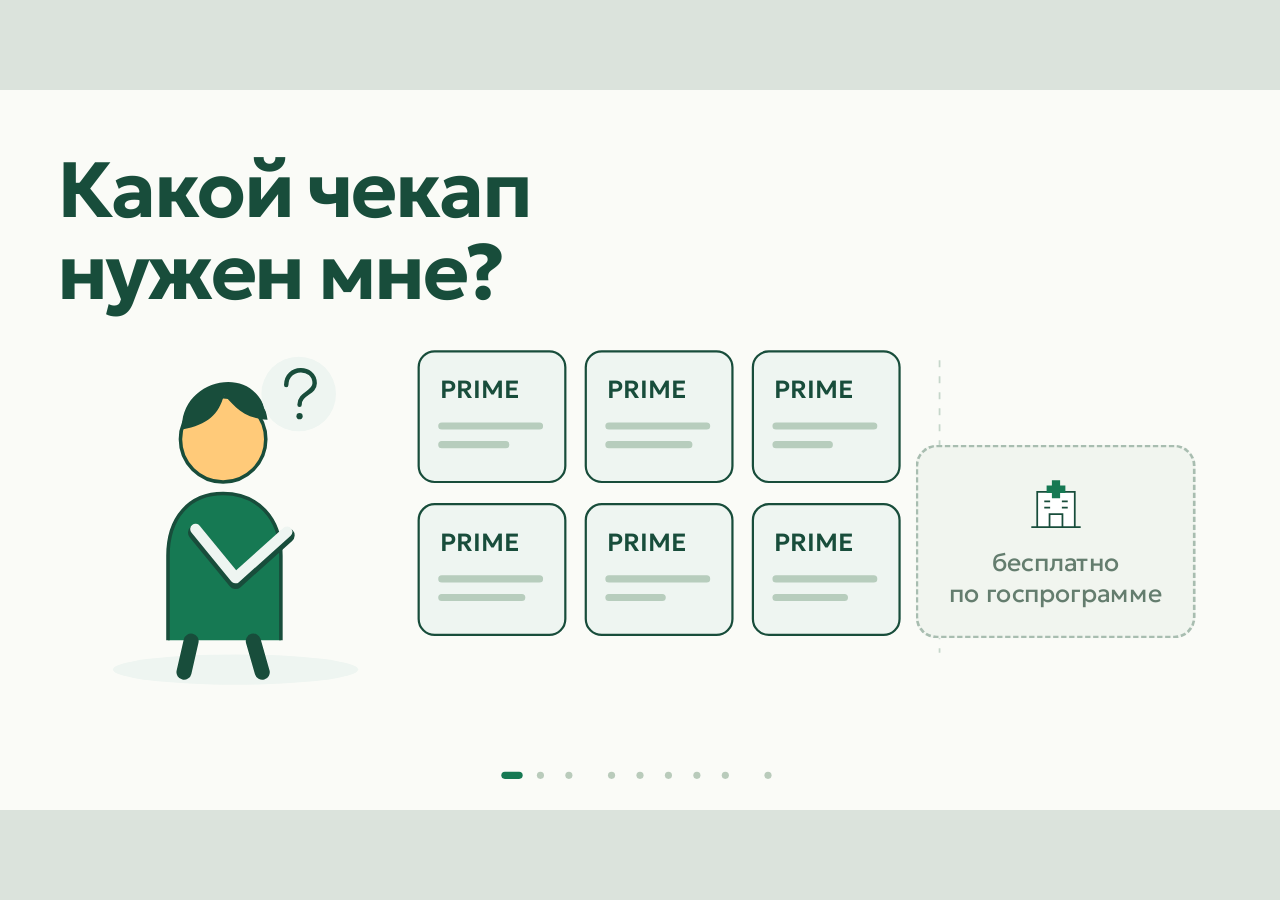
<file: pitch/index.html>
<!doctype html>
<html lang="ru">
<head>
<meta charset="utf-8">
<meta name="viewport" content="width=device-width, initial-scale=1">
<meta name="color-scheme" content="light">
<title>MedHub · Check-up Intelligence</title>
<style>
@font-face{font-family:Geologica;src:url('assets/Geologica.ttf') format('truetype');font-style:normal;font-weight:100 900;font-display:block}
:root{--ink:#184d3b;--green:#167953;--soft:#eef5f1;--amber:#ffca79;--rust:#c2410c;--paper:#fafbf7;--muted:#576f62;--line:#d5e3d9}
*{box-sizing:border-box}html,body{margin:0;width:100%;height:100%;overflow:hidden}body{background:#dbe3dc;color:var(--ink);font-family:Geologica,sans-serif}button{font:inherit;color:inherit;border:0;background:none;padding:0;cursor:pointer}button:focus-visible{outline:4px solid var(--green);outline-offset:7px;border-radius:12px}h1,h2,h3,p,figure{margin:0}svg{display:block}button svg{pointer-events:none}[hidden]{display:none!important}
#viewport{position:fixed;inset:0;display:flex;align-items:center;justify-content:center;overflow:hidden}#stage{position:relative;width:1440px;height:810px;flex:none;transform:scale(var(--scale,1));background:var(--paper);overflow:hidden;transform-origin:center;isolation:isolate}
.defs{position:absolute;width:0;height:0;overflow:hidden}.frame{position:absolute;inset:0;padding:66px 64px 76px;display:none}.frame.active{display:block;animation:enter .42s ease both}.frame h1{font-size:76px;line-height:1.08;letter-spacing:-2.7px;font-weight:650}.frame h2{font-size:64px;line-height:1.12;letter-spacing:-2px;font-weight:600}.kicker{font-size:28px;font-weight:450;line-height:1.3;color:var(--muted)}.icon{width:100%;height:100%;color:var(--ink)}.rule{height:2px;background:var(--line)}.logo-green{background:var(--ink);width:174px;height:88px;display:grid;place-items:center;border-radius:14px}.logo-green img{width:132px;height:64px;object-fit:contain}.logo-qorgan{width:138px;height:38px;object-fit:contain}.brand-pair{position:absolute;right:64px;top:52px;display:flex;align-items:center;gap:28px}.partner-word{font-size:28px;margin-right:4px;color:var(--muted)}
/* A1: a single question, a person and a wall of packages. */
.a1 h1{max-width:990px;font-size:88px;line-height:1.05}.a1 .problem-visual{position:absolute;left:76px;right:64px;top:265px;height:414px}.a1 .free-card{position:absolute;left:1030px;top:399px;width:315px;height:218px;border:3px dashed #a8bdb0;border-radius:24px;display:flex;flex-direction:column;align-items:center;justify-content:center;gap:15px;background:#f1f5ef;color:#647d6e}.free-card svg{width:66px;height:66px}.free-card p{font-size:28px;text-align:center;line-height:1.25}.package-name{font-size:28px;font-weight:550;fill:var(--ink)}
/* A2 */
.a2{padding-top:94px}.a2 h1{font-size:76px}.alternatives{display:grid;grid-template-columns:1fr 1fr;gap:54px;margin-top:75px}.alternative{position:relative;min-height:432px;background:var(--soft);border-radius:30px;padding:38px 38px 32px;overflow:hidden}.alternative .pictogram{width:155px;height:155px;margin-bottom:31px;position:relative}.alternative h2{font-size:44px;line-height:1.18;letter-spacing:-1.2px;font-weight:550;max-width:490px}.alternative p{font-size:28px;color:var(--muted);margin-top:20px;line-height:1.3}.slash{position:absolute;left:16px;top:10px;width:129px;height:129px;border-top:5px solid var(--rust);transform:translateY(64px) rotate(-43deg);opacity:.85}
/* A3 */
.a3{padding-top:72px}.a3 .kicker{margin-top:4px}.team{display:grid;grid-template-columns:repeat(4,1fr);gap:20px;margin-top:94px}.member{text-align:center}.avatar{width:138px;height:138px;border-radius:50%;background:var(--soft);border:2px solid #bed5c6;margin:0 auto 18px;display:grid;place-items:center;font-size:48px;font-weight:550;letter-spacing:-1px}.member:nth-child(1) .avatar{background:var(--amber);border-color:var(--amber)}.member:nth-child(4) .avatar{background:var(--green);border-color:var(--green);color:white}.member .role{font-size:30px;font-weight:550;line-height:1.2}.member .name{font-size:28px;color:var(--muted);margin-top:8px}.a3 .principle{font-size:68px;line-height:1.1;letter-spacing:-2.4px;font-weight:650;margin-top:62px;max-width:1270px}.a3 .principle span{color:var(--green)}.a3 .disclaimer{font-size:28px;color:var(--muted);margin-top:25px}
/* B1 */
.b1 h1{font-size:70px}.flow{display:grid;grid-template-columns:repeat(6,1fr);gap:14px;position:absolute;left:54px;right:54px;top:312px}.flow:before{content:'';position:absolute;top:80px;left:95px;right:95px;height:4px;background:#b6d7c4;z-index:-1}.flow-node{position:relative;text-align:center;border-radius:22px;padding-bottom:14px}.flow-node:after{content:'';position:absolute;right:-11px;top:74px;width:14px;height:14px;border-top:3px solid var(--green);border-right:3px solid var(--green);transform:rotate(45deg)}.flow-node:last-child:after{display:none}.flow-circle{width:160px;height:160px;border-radius:50%;background:var(--soft);border:2px solid #b6d7c4;margin:0 auto;display:grid;place-items:center;transition:background .3s,transform .3s,box-shadow .3s}.flow-circle svg{width:94px;height:94px}.flow-label{display:block;font-size:28px;line-height:1.22;font-weight:500;margin-top:28px;min-height:70px}.flow-node:hover .flow-circle{background:var(--amber);transform:translateY(-7px);box-shadow:0 12px 0 #e6eee5}.b1.active .flow-circle{animation:light .3s both;animation-delay:calc(var(--i)*.3s)}.flow-node:nth-child(6) .flow-circle{background:var(--amber);border-color:var(--amber)}.b1 .flow-ground{position:absolute;left:140px;right:140px;top:654px;height:4px;background:var(--soft)}.b1 .flow-ground:before{content:'';display:block;width:100%;height:4px;background:var(--green);transform-origin:left;animation:linegrow .6s .15s both}
/* B2 */
.b2 h1{font-size:76px}.fork-source{position:absolute;left:644px;top:175px;width:152px;height:130px;background:var(--soft);border-radius:22px;padding:25px}.fork-lines{position:absolute;left:260px;top:310px;width:920px;height:114px}.choices{position:absolute;top:425px;left:96px;right:96px;display:grid;grid-template-columns:1fr 1fr;gap:110px}.choice{text-align:center}.choice-name{font-size:34px;font-weight:500}.choice .free{font-size:46px;margin-top:10px;line-height:1.1;font-weight:550}.choice .days{display:flex;align-items:baseline;justify-content:center;gap:18px;margin-top:0}.choice .days span{font-size:32px}.choice .days strong{font-size:136px;line-height:1.05;letter-spacing:-6px;font-weight:650}.choice.prime .today{font-size:76px;line-height:1.14;margin-top:46px;font-weight:600;letter-spacing:-3px;display:inline-block;background:linear-gradient(transparent 68%,var(--amber) 68%);padding:0 8px}.b2 .source{position:absolute;left:64px;right:64px;bottom:78px;text-align:center;font-size:28px;color:var(--muted)}
/* B3 */
.b3 h1{font-size:70px;line-height:1.12}.b3 h1 span{color:var(--green)}.doctor-art{position:absolute;left:140px;top:275px;width:410px;height:405px}.checks{position:absolute;left:675px;right:74px;top:332px;display:grid;gap:34px}.check-row{display:flex;align-items:center;gap:24px;font-size:38px;font-weight:500;line-height:1.2}.check-mark{width:68px;height:68px;border-radius:50%;background:var(--soft);flex-shrink:0;display:grid;place-items:center}.check-mark svg{width:36px;height:36px}.check-row:last-child .check-mark{background:var(--green);color:white}.check-row:last-child{color:var(--green)}.b3.active .check-row{animation:enter .4s both;animation-delay:calc(var(--i)*.4s + .15s)}
/* B4 */
.b4 h1{font-size:72px}.gantt{position:absolute;left:70px;right:70px;top:238px;bottom:126px;opacity:.18;display:grid;grid-template-rows:repeat(8,1fr);gap:13px;pointer-events:none}.gantt-row{position:relative;border-bottom:1px solid #a8c4b4;background:repeating-linear-gradient(90deg,transparent 0,transparent 119px,#b4cdbc 120px,#b4cdbc 121px)}.gantt-row i{display:block;position:absolute;top:0;height:17px;border-radius:5px;background:var(--green);transform-origin:left}.gantt-row i:nth-child(2){background:var(--amber)}.gantt-row i:nth-child(3){background:var(--ink)}.b4.active .gantt-row i{animation:linegrow .6s both;animation-delay:calc(var(--i)*.04s)}.metrics-main{position:absolute;top:300px;left:78px;right:78px;display:grid;grid-template-columns: 770px 1fr;gap:26px;z-index:1;background:rgba(250,251,247,.94)}.metric-big{padding:15px 0 22px}.number-line{display:flex;align-items:baseline;gap:19px;white-space:nowrap;height:166px}.number{font-size:144px;font-weight:650;letter-spacing:-8px;line-height:1.08}.old-number{color:#7a8c80;font-weight:400;position:relative}.old-number:after{content:'';position:absolute;left:0;right:-6px;top:53%;height:4px;background:var(--rust);transform:rotate(-9deg)}.number-arrow{font-size:70px;font-weight:300}.unit{font-size:36px;letter-spacing:-1px}.rolling-window{display:inline-block;width:170px;height:162px;vertical-align:bottom;overflow:hidden}.rolling-strip{display:block;transform:translateY(-50%)}.rolling-strip .number{display:block;height:162px}.b4.active .rolling-strip{animation:roll .6s cubic-bezier(.2,.7,.2,1) both}.count-eight{display:inline-block}.b4.active .count-eight{animation:count-in .6s .08s both}.metric-label{font-size:32px;line-height:1.25;font-weight:450;margin-top:20px}.metric-fine{font-size:28px;line-height:1.3;color:var(--muted);margin-top:15px}.model-note{position:absolute;bottom:81px;left:78px;font-size:28px;line-height:1.3;color:var(--muted)}
/* B5 */
.b5{padding-top:85px}.pillars{display:grid;grid-template-columns:repeat(3,1fr);gap:52px}.pillar{padding-right:8px}.pillar-icon{width:102px;height:102px;margin-bottom:37px}.pillar h2{font-size:64px;line-height:1.07;letter-spacing:-2.7px;font-weight:600;min-height:139px}.pillar p{font-size:28px;line-height:1.32;margin-top:21px;max-width:390px}.pillar .small-lead{font-size:32px;font-weight:500;margin-top:15px}.pillar:last-child{position:relative}.pillar:last-child:before{content:'';position:absolute;inset:-25px -25px -30px;background:var(--soft);border-radius:28px;z-index:-1}.pilot-metrics{position:absolute;left:64px;right:64px;bottom:128px;display:flex;align-items:center;justify-content:space-between;border-top:2px solid var(--line);padding-top:29px;gap:25px}.pilot-metric{display:flex;align-items:center;gap:15px;font-size:28px}.pilot-metric svg{width:40px;height:40px}.b5 .logos{position:absolute;bottom:53px;left:64px}.b5 .logo-qorgan{height:31px;width:115px}
/* C */
.c{padding-top:48px}.c h1{font-size:64px}.demo-grid{position:absolute;left:64px;right:64px;top:145px;display:grid;grid-template-columns:repeat(3,1fr);gap:25px 30px}.demo-card{text-align:left;border-radius:14px}.demo-card .screen-frame{display:block;height:230px;border-radius:12px;border:1px solid #bfd1c4;overflow:hidden;background:white;box-shadow:0 7px 18px #184d3b08}.demo-card img{width:100%;height:100%;object-fit:contain;display:block;transition:transform .35s}.demo-card:hover img{transform:scale(1.025)}.demo-label{font-size:28px;line-height:1.2;display:block;margin-top:13px;font-weight:500}
/* Only unobtrusive dots are visible during the talk. */
#progress{position:absolute;z-index:10;bottom:24px;left:50%;transform:translateX(-50%);display:flex;gap:2px;align-items:center}#progress button{width:30px;height:30px;display:grid;place-items:center}#progress button:before{content:'';display:block;width:8px;height:8px;border-radius:50%;background:#b9cbbb;transition:width .3s,background .3s}#progress button[aria-current=true]:before{background:var(--green);width:24px;border-radius:8px}#progress button.group-end{margin-right:16px}
#lightbox{position:absolute;inset:0;z-index:30;background:#eef5f1f7;display:flex;flex-direction:column;align-items:center;justify-content:center;padding:24px 40px 30px;gap:16px;cursor:zoom-out;animation:enter .3s ease both}#lightbox img{max-width:100%;height:688px;max-height:calc(100% - 50px);width:auto;object-fit:contain;box-shadow:0 14px 60px #184d3b25;border-radius:10px;background:white}#lightbox-caption{font-size:28px;line-height:1.2;text-align:center}#lightbox-close{position:absolute;right:23px;top:18px;width:52px;height:52px;background:var(--paper);border:1px solid var(--line);border-radius:50%;font-size:38px;line-height:1}
#notes{position:absolute;left:0;right:0;bottom:0;z-index:40;background:#fffef8f7;border-top:4px solid var(--amber);box-shadow:0 -14px 60px #184d3b20;padding:24px 32px 23px;display:grid;grid-template-columns:1fr 214px;gap:16px 28px;min-height:304px;max-height:620px;backdrop-filter:blur(12px)}#speech{font-size:30px;line-height:1.38;font-weight:400;white-space:normal}#next-frame{font-size:28px;line-height:1.3;color:var(--muted);padding-top:15px;border-top:1px solid var(--line);grid-column:1}#timer{grid-column:2;grid-row:1/3;align-self:start;text-align:center;font-size:72px;line-height:1.15;letter-spacing:-4px;font-weight:500;font-variant-numeric:tabular-nums;color:var(--ink);padding-top:7px}#timer.urgent{color:var(--rust)}#notes-close{position:absolute;right:17px;bottom:14px;width:42px;height:42px;font-size:34px}
.check-row:last-child .icon{color:white}
@keyframes enter{from{opacity:0;transform:translateY(12px)}to{opacity:1;transform:translateY(0)}}@keyframes light{from{background:var(--paper);opacity:.3;transform:translateY(9px)}to{opacity:1;transform:translateY(0)}}@keyframes linegrow{from{transform:scaleX(0)}to{transform:scaleX(1)}}@keyframes roll{from{transform:translateY(0)}to{transform:translateY(-50%)}}@keyframes count-in{from{opacity:0;transform:translateY(54px)}to{opacity:1;transform:translateY(0)}}
@media(prefers-reduced-motion:reduce){*,*:before,*:after{animation:none!important;transition:none!important;scroll-behavior:auto!important}}
body.export *,body.export *:before,body.export *:after{animation:none!important;transition:none!important}body.export #progress{display:none}body.export #stage{transform:none!important}body.export #viewport{position:static;display:block}body.export{width:1440px;height:810px;background:var(--paper)}
@page{size:1440px 810px;margin:0}@media print{html,body{width:1440px;height:auto;overflow:visible;background:var(--paper)}#viewport{position:static;display:block;overflow:visible}#stage{transform:none!important;width:1440px;height:auto;overflow:visible}.frame{display:none!important;position:relative;width:1440px;height:810px;break-after:page;page-break-after:always;animation:none!important}.frame.print-final{display:block!important}.frame.print-final:last-of-type{break-after:auto;page-break-after:auto}#progress,#notes,#lightbox{display:none!important}*{-webkit-print-color-adjust:exact;print-color-adjust:exact;animation:none!important;transition:none!important}}
</style>
</head>
<body>
<div id="viewport"><main id="stage" aria-label="Питч MedHub">
<svg class="defs" aria-hidden="true" xmlns="http://www.w3.org/2000/svg"><defs>
<symbol id="i-check" viewBox="0 0 64 64"><path d="m13 33 13 13 26-29" fill="none" stroke="currentColor" stroke-width="6" stroke-linecap="round" stroke-linejoin="round"/></symbol>
<symbol id="i-form" viewBox="0 0 100 100"><rect x="23" y="17" width="59" height="72" rx="9" fill="#fff" stroke="currentColor" stroke-width="3"/><rect x="37" y="10" width="29" height="16" rx="5" fill="#ffca79" stroke="currentColor" stroke-width="3"/><path d="m33 43 4 4 7-9m-11 24 4 4 7-9m-11 24 4 4 7-9M52 44h18M52 63h18M52 82h12" fill="none" stroke="currentColor" stroke-width="3.5" stroke-linecap="round" stroke-linejoin="round"/></symbol>
<symbol id="i-program" viewBox="0 0 100 100"><rect x="15" y="29" width="70" height="57" rx="11" fill="#fff" stroke="currentColor" stroke-width="3"/><path d="M35 29V18a5 5 0 0 1 5-5h20a5 5 0 0 1 5 5v11" fill="none" stroke="currentColor" stroke-width="3"/><path d="M15 48h70" stroke="currentColor" stroke-width="3"/><path d="M43 40h14v12h12v14H57v12H43V66H31V52h12z" fill="#167953" stroke="currentColor" stroke-width="2.5"/></symbol>
<symbol id="i-consent" viewBox="0 0 100 100"><path d="M23 12h40l14 14v61H23z" fill="#fff" stroke="currentColor" stroke-width="3" stroke-linejoin="round"/><path d="M62 12v16h15M35 41h28M35 52h21" fill="none" stroke="currentColor" stroke-width="3" stroke-linecap="round"/><path d="m40 74 5-15L75 30l11 11-29 29z" fill="#ffca79" stroke="currentColor" stroke-width="3" stroke-linejoin="round"/><path d="m45 59 12 11M32 80h30" stroke="currentColor" stroke-width="3" stroke-linecap="round"/></symbol>
<symbol id="i-route" viewBox="0 0 100 100"><path d="M27 73h43c21 0 21-30 0-30H43c-19 0-19-25 0-25h19" fill="none" stroke="currentColor" stroke-width="4" stroke-linecap="round"/><circle cx="23" cy="74" r="11" fill="#ffca79" stroke="currentColor" stroke-width="3"/><path d="M79 18c0 13-15 25-15 25S49 31 49 18a15 15 0 1 1 30 0z" fill="#167953" stroke="currentColor" stroke-width="3"/><circle cx="64" cy="18" r="5" fill="#fff"/></symbol>
<symbol id="i-health" viewBox="0 0 100 100"><rect x="12" y="23" width="77" height="59" rx="11" fill="#fff" stroke="currentColor" stroke-width="3"/><path d="M27 23v-9h22v9" fill="#ffca79" stroke="currentColor" stroke-width="3" stroke-linejoin="round"/><path d="M19 56h17l8-17 12 32 9-20h16" fill="none" stroke="#167953" stroke-width="4" stroke-linecap="round" stroke-linejoin="round"/></symbol>
<symbol id="i-bell" viewBox="0 0 100 100"><path d="M23 72h54l-8-14V40a19 19 0 0 0-38 0v18z" fill="#fff" stroke="currentColor" stroke-width="3" stroke-linejoin="round"/><path d="M41 80c0 13 18 13 18 0M50 12v9M16 39c0-10 4-18 11-23M84 39c0-10-4-18-11-23" fill="none" stroke="currentColor" stroke-width="3" stroke-linecap="round"/></symbol>
<symbol id="i-phone" viewBox="0 0 100 100"><path d="M22 15c-8 3-9 17-5 29 7 21 26 38 44 43 12 3 21-1 24-10l-3-13-18-5-9 9C42 62 32 51 28 38l10-8-5-17z" fill="#fff" stroke="currentColor" stroke-width="3" stroke-linejoin="round"/><path d="M54 18c15 1 26 13 27 27M54 32c7 1 12 6 13 13" fill="none" stroke="currentColor" stroke-width="3" stroke-linecap="round"/></symbol>
<symbol id="i-price" viewBox="0 0 100 100"><rect x="10" y="15" width="80" height="66" rx="9" fill="#fff" stroke="currentColor" stroke-width="3"/><path d="M10 31h80M39 31v50" stroke="currentColor" stroke-width="3"/><circle cx="20" cy="23" r="2" fill="#167953"/><circle cx="28" cy="23" r="2" fill="#ffca79"/><path d="M20 45h9M20 58h9M20 71h9M50 45h28M50 58h28M50 71h18" stroke="currentColor" stroke-width="3" stroke-linecap="round"/></symbol>
<symbol id="i-clinic" viewBox="0 0 100 100"><path d="M18 89V29h64v60M9 89h82" fill="#fff" stroke="currentColor" stroke-width="3" stroke-linecap="round"/><path d="M39 89V67h22v22M30 45h10M60 45h10M30 56h10M60 56h10" fill="none" stroke="currentColor" stroke-width="3"/><path d="M43 9h14v9h9v13H57v9H43v-9h-9V18h9z" fill="#167953"/></symbol>
<symbol id="i-puzzle" viewBox="0 0 100 100"><path d="M17 23h25c-8-19 25-19 18 0h22v25c-19-8-19 24 0 17v21H58c7-18-25-18-18 0H17V63c18 7 18-25 0-18z" fill="#eef5f1" stroke="currentColor" stroke-width="3" stroke-linejoin="round"/><path d="m40 49 9 9 17-19" fill="none" stroke="#167953" stroke-width="4" stroke-linecap="round"/></symbol>
<symbol id="i-case" viewBox="0 0 100 100"><path d="M32 29V18h36v11" fill="none" stroke="currentColor" stroke-width="3" stroke-linejoin="round"/><rect x="12" y="29" width="76" height="55" rx="8" fill="#eef5f1" stroke="currentColor" stroke-width="3"/><path d="M12 48q38 22 76 0" fill="none" stroke="currentColor" stroke-width="3"/><rect x="43" y="51" width="14" height="17" rx="3" fill="#ffca79" stroke="currentColor" stroke-width="3"/></symbol>
<symbol id="i-handshake" viewBox="0 0 100 100"><path d="m7 43 14-18 21 8 14-5 29 14-5 25-25 17-30-18z" fill="#fff" stroke="currentColor" stroke-width="3" stroke-linejoin="round"/><path d="m30 35 16 7-11 12c-4 8 4 12 10 8l14-12 21 17M36 71l10 10m0-17 13 12m-1-20 14 13" fill="none" stroke="currentColor" stroke-width="3" stroke-linecap="round" stroke-linejoin="round"/><path d="m6 37 15-20 12 9-17 23zM75 28l12-6 10 23-12 6z" fill="#ffca79" stroke="currentColor" stroke-width="3"/></symbol>
<symbol id="i-time" viewBox="0 0 100 100"><circle cx="50" cy="50" r="35" fill="#eef5f1" stroke="currentColor" stroke-width="5"/><path d="M50 26v25l18 11" fill="none" stroke="currentColor" stroke-width="5" stroke-linecap="round"/></symbol>
<symbol id="i-repeat" viewBox="0 0 100 100"><path d="M20 39a32 32 0 0 1 57-13l5 8M80 62a32 32 0 0 1-57 13l-5-8M82 15v20H62M18 86V66h20" fill="none" stroke="currentColor" stroke-width="5" stroke-linecap="round" stroke-linejoin="round"/></symbol>
<symbol id="i-smile" viewBox="0 0 100 100"><circle cx="50" cy="50" r="36" fill="#ffca79" stroke="currentColor" stroke-width="4"/><circle cx="37" cy="41" r="3" fill="currentColor"/><circle cx="63" cy="41" r="3" fill="currentColor"/><path d="M32 58q18 24 36 0" fill="none" stroke="currentColor" stroke-width="4" stroke-linecap="round"/></symbol>
</defs></svg>

<section id="A1" class="frame a1 active" data-section="A" aria-label="A1 — Проблема">
<h1>Какой чекап<br>нужен мне?</h1>
<svg class="problem-visual" viewBox="0 0 1300 414" aria-hidden="true">
<ellipse cx="189" cy="387" rx="138" ry="17" fill="#eef5f1"/>
<circle cx="175" cy="128" r="48" fill="#ffca79" stroke="#184d3b" stroke-width="4"/>
<path d="M129 117c-4-58 87-79 96-11-28-1-40-19-49-28-6 22-18 33-47 39" fill="#184d3b"/>
<path d="M113 354v-95c0-43 24-70 62-70s65 27 65 70v95" fill="#167953" stroke="#184d3b" stroke-width="4"/>
<path d="m139 355-8 35m78-35 10 35M144 233l45 55 58-52" fill="none" stroke="#184d3b" stroke-width="17" stroke-linecap="round" stroke-linejoin="round"/>
<path d="m144 229 45 55 58-52" fill="none" stroke="#eef5f1" stroke-width="12" stroke-linecap="round" stroke-linejoin="round"/>
<circle cx="260" cy="77" r="42" fill="#eef5f1"/><path d="M246 67c0-22 32-22 32-2 0 11-17 11-17 24" fill="none" stroke="#184d3b" stroke-width="5" stroke-linecap="round"/><circle cx="261" cy="102" r="3.5" fill="#184d3b"/>
<g stroke="#184d3b" stroke-width="2.5" fill="#eef5f1">
<rect x="395" y="29" width="165" height="147" rx="18"/><rect x="583" y="29" width="165" height="147" rx="18"/><rect x="771" y="29" width="165" height="147" rx="18"/>
<rect x="395" y="201" width="165" height="147" rx="18"/><rect x="583" y="201" width="165" height="147" rx="18"/><rect x="771" y="201" width="165" height="147" rx="18"/>
</g>
<g class="package-name"><text x="419" y="82">PRIME</text><text x="607" y="82">PRIME</text><text x="795" y="82">PRIME</text><text x="419" y="254">PRIME</text><text x="607" y="254">PRIME</text><text x="795" y="254">PRIME</text></g>
<g stroke="#b7cdbd" stroke-width="8" stroke-linecap="round"><path d="M421 113h110m-110 21h72M609 113h110m-110 21h90M797 113h110m-110 21h60M421 285h110m-110 21h90M609 285h110m-110 21h60M797 285h110m-110 21h77"/></g>
<path d="M981 39v329" stroke="#c5d6ca" stroke-width="2" stroke-dasharray="8 10"/>
</svg>
<div class="free-card"><svg class="icon" aria-hidden="true"><use href="#i-clinic"/></svg><p>бесплатно<br>по госпрограмме</p></div>
</section>

<section id="A2" class="frame a2" data-section="A" aria-label="A2 — Как сейчас" hidden>
<h1>Как сейчас</h1>
<div class="alternatives">
<div class="alternative"><div class="pictogram"><svg class="icon" aria-hidden="true"><use href="#i-phone"/></svg><i class="slash"></i></div><h2>Администратор<br>по телефону</h2><p>долго, зависит от сотрудника</p></div>
<div class="alternative"><div class="pictogram"><svg class="icon" aria-hidden="true"><use href="#i-price"/></svg><i class="slash"></i></div><h2>Прайс на сайте</h2><p>сам, вслепую</p></div>
</div>
</section>

<section id="A3" class="frame a3 print-final" data-section="A" aria-label="A3 — Команда + главное" hidden>
<p class="kicker">Команда</p>
<div class="brand-pair"><span class="partner-word">партнёр</span><div class="logo-green"><img src="assets/greenclinic_logo.svg" alt="Green Clinic"></div><img class="logo-qorgan" src="assets/qorgan_logo.svg" alt="Qorgan"></div>
<div class="team">
<div class="member"><div class="avatar">АК</div><p class="role">медэксперт</p><p class="name">Анар</p></div>
<div class="member"><div class="avatar">НТ</div><p class="role">разработчик</p><p class="name">Наталья</p></div>
<div class="member"><div class="avatar">ДГ</div><p class="role">данные</p><p class="name">Даниил</p></div>
<div class="member"><div class="avatar">ВБ</div><p class="role">продукт</p><p class="name">Виталий</p></div>
</div>
<h1 class="principle">У каждого пункта —<br><span>причина и источник</span></h1>
<p class="disclaimer">Диагноз не ставим. Правила утверждает врач</p>
</section>

<section id="B1" class="frame b1" data-section="B" aria-label="B1 — Цепочка" hidden>
<h1>Продукт и реализация</h1>
<div class="flow">
<button class="flow-node" style="--i:0" data-shot="01_anketa.png" data-caption="Анкета" aria-label="Анкета: открыть скриншот"><span class="flow-circle"><svg class="icon" aria-hidden="true"><use href="#i-form"/></svg></span><span class="flow-label">Анкета</span></button>
<button class="flow-node" style="--i:1" data-shot="02_programma.png" data-caption="Программа" aria-label="Программа: открыть скриншот"><span class="flow-circle"><svg class="icon" aria-hidden="true"><use href="#i-program"/></svg></span><span class="flow-label">Программа</span></button>
<button class="flow-node" style="--i:2" data-shot="07_soglasie.png" data-caption="Согласие: что, зачем, риски, альтернатива" aria-label="Согласие: открыть экран"><span class="flow-circle"><svg class="icon" aria-hidden="true"><use href="#i-consent"/></svg></span><span class="flow-label">Согласие</span></button>
<button class="flow-node" style="--i:3" data-shot="06_podgotovka.png" data-caption="Маршрут · Подготовка" aria-label="Маршрут: открыть скриншот подготовки"><span class="flow-circle"><svg class="icon" aria-hidden="true"><use href="#i-route"/></svg></span><span class="flow-label">Маршрут</span></button>
<button class="flow-node" style="--i:4" data-shot="05_karta.png" data-caption="Карта здоровья" aria-label="Карта здоровья: открыть скриншот"><span class="flow-circle"><svg class="icon" aria-hidden="true"><use href="#i-health"/></svg></span><span class="flow-label">Карта<br>здоровья</span></button>
<button class="flow-node" style="--i:5" data-shot="05_karta.png" data-caption="Карта здоровья · Напоминание" aria-label="Напоминание: открыть карту здоровья с календарём"><span class="flow-circle"><svg class="icon" aria-hidden="true"><use href="#i-bell"/></svg></span><span class="flow-label">Напоминание</span></button>
</div><div class="flow-ground" aria-hidden="true"></div>
</section>

<section id="B2" class="frame b2" data-section="B" aria-label="B2 — Бесплатно или сегодня" hidden>
<h1>Бесплатно или сегодня</h1>
<div class="fork-source"><svg class="icon" aria-hidden="true"><use href="#i-program"/></svg></div>
<svg class="fork-lines" viewBox="0 0 920 114" aria-hidden="true"><path d="M460 0v41H94v58m366-58h366v58" fill="none" stroke="#184d3b" stroke-width="4" stroke-linejoin="round"/><path d="m80 86 14 15 14-15m704 0 14 15 14-15" fill="none" stroke="#184d3b" stroke-width="4" stroke-linecap="round" stroke-linejoin="round"/><circle cx="460" cy="41" r="8" fill="#ffca79" stroke="#184d3b" stroke-width="3"/></svg>
<div class="choices"><div class="choice"><p class="choice-name">Поликлиника</p><p class="free">бесплатно</p><p class="days"><span>до</span><strong>60</strong><span>дней</span></p></div><div class="choice prime"><p class="choice-name">PRIME</p><p class="today">сегодня</p></div></div>
<p class="source">приказ ДСМ-174 (ред. № 75)</p>
</section>

<section id="B3" class="frame b3" data-section="B" aria-label="B3 — Врач-куратор" hidden>
<h1>Правила — один раз.<br><span>Скрипт — каждому</span></h1>
<svg class="doctor-art" viewBox="0 0 410 405" aria-hidden="true"><ellipse cx="204" cy="378" rx="190" ry="20" fill="#eef5f1"/><circle cx="197" cy="100" r="64" fill="#ffca79" stroke="#184d3b" stroke-width="4"/><path d="M133 87c-3-80 127-96 130 3-39 7-69-12-83-39-7 24-24 33-47 36" fill="#184d3b"/><path d="M67 377v-99c0-74 56-105 128-105s132 36 132 106v98" fill="#fff" stroke="#184d3b" stroke-width="4"/><path d="m157 181 38 69 41-69M195 250v128" fill="none" stroke="#184d3b" stroke-width="4" stroke-linejoin="round"/><path d="M122 202v62c0 41 62 41 62 0v-21" fill="none" stroke="#167953" stroke-width="6"/><circle cx="184" cy="245" r="10" fill="#ffca79" stroke="#184d3b" stroke-width="3"/><rect x="234" y="243" width="118" height="129" rx="12" fill="#167953" stroke="#184d3b" stroke-width="4" transform="rotate(8 293 306)"/><path d="m262 288 14 15 29-31" fill="none" stroke="#eef5f1" stroke-width="6" stroke-linecap="round" stroke-linejoin="round"/><path d="m117 309 68 24 65-12" fill="none" stroke="#184d3b" stroke-width="24" stroke-linecap="round" stroke-linejoin="round"/><path d="m117 309 68 24 65-12" fill="none" stroke="#ffca79" stroke-width="17" stroke-linecap="round" stroke-linejoin="round"/></svg>
<div class="checks"><div class="check-row" style="--i:0"><span class="check-mark"><svg class="icon" aria-hidden="true"><use href="#i-check"/></svg></span>состав</div><div class="check-row" style="--i:1"><span class="check-mark"><svg class="icon" aria-hidden="true"><use href="#i-check"/></svg></span>согласие подписано</div><div class="check-row" style="--i:2"><span class="check-mark"><svg class="icon" aria-hidden="true"><use href="#i-check"/></svg></span>утверждено</div></div>
</section>

<section id="B4" class="frame b4" data-section="B" aria-label="B4 — Утро клиники" hidden>
<h1>Утро клиники</h1><div class="gantt" aria-hidden="true"></div>
<div class="metrics-main"><div class="metric-big"><div class="number-line"><span class="number old-number">133</span><span class="number-arrow">→</span><span class="rolling-window" aria-label="14"><span class="rolling-strip" aria-hidden="true"><span class="number">133</span><span class="number">14</span></span></span><span class="unit">мин</span></div><p class="metric-label">ожидание в коридоре</p></div><div class="metric-big"><div class="number-line"><span class="number count-eight">10</span><span class="unit">в день</span></div><p class="metric-label">полных чекапов до 18:00</p><p class="metric-fine">8 — при 2 местах УЗИ</p></div></div>
<p class="model-note">модель на демо-данных · кабинеты по списку медэксперта</p>
</section>

<section id="B5" class="frame b5 print-final" data-section="B" aria-label="B5 — Стек · модель · запрос" hidden>
<div class="pillars"><div class="pillar"><svg class="pillar-icon" aria-hidden="true"><use href="#i-puzzle"/></svg><h2>Open<br>source</h2><p class="small-lead">без ИИ-API</p><p>правила — таблица<br>с источником</p></div><div class="pillar"><svg class="pillar-icon" aria-hidden="true"><use href="#i-case"/></svg><h2>Лицензия<br>на клинику</h2><p>цена — по итогам пилота</p></div><div class="pillar"><svg class="pillar-icon" aria-hidden="true"><use href="#i-handshake"/></svg><h2>Пилот</h2><p class="small-lead">поток «зелёного<br>коридора»</p><p>прайс PRIME<br>врач для правил</p></div></div>
<div class="pilot-metrics"><span class="pilot-metric"><svg class="icon" aria-hidden="true"><use href="#i-case"/></svg>продажи</span><span class="pilot-metric"><svg class="icon" aria-hidden="true"><use href="#i-time"/></svg>время</span><span class="pilot-metric"><svg class="icon" aria-hidden="true"><use href="#i-repeat"/></svg>повторы</span><span class="pilot-metric"><svg class="icon" aria-hidden="true"><use href="#i-smile"/></svg>удовлетворённость</span></div><div class="logos"><img class="logo-qorgan" src="assets/qorgan_logo.svg" alt="Qorgan"></div>
</section>

<section id="C" class="frame c print-final" data-section="C" aria-label="C — Демо" hidden>
<h1>Демо</h1><div class="demo-grid">
<button class="demo-card" data-shot="01_anketa.png" data-caption="Анкета"><span class="screen-frame"><img src="screens/01_anketa.png" alt="Анкета"></span><span class="demo-label">Анкета</span></button>
<button class="demo-card" data-shot="02_programma.png" data-caption="Программа"><span class="screen-frame"><img src="screens/02_programma.png" alt="Программа"></span><span class="demo-label">Программа</span></button>
<button class="demo-card" data-shot="06_podgotovka.png" data-caption="Подготовка"><span class="screen-frame"><img src="screens/06_podgotovka.png" alt="Подготовка"></span><span class="demo-label">Подготовка</span></button>
<button class="demo-card" data-shot="03_kurator.png" data-caption="Куратор"><span class="screen-frame"><img src="screens/03_kurator.png" alt="Куратор"></span><span class="demo-label">Куратор</span></button>
<button class="demo-card" data-shot="04_karusel.png" data-caption="Утро клиники"><span class="screen-frame"><img src="screens/04_karusel.png" alt="Утро клиники"></span><span class="demo-label">Утро клиники</span></button>
<button class="demo-card" data-shot="05_karta.png" data-caption="Карта здоровья"><span class="screen-frame"><img src="screens/05_karta.png" alt="Карта здоровья"></span><span class="demo-label">Карта здоровья</span></button>
</div></section>

<nav id="progress" aria-label="Кадры презентации"></nav>
<div id="lightbox" role="dialog" aria-modal="true" aria-labelledby="lightbox-caption" tabindex="-1" hidden><button id="lightbox-close" aria-label="Закрыть скриншот">×</button><img id="lightbox-image" alt=""><p id="lightbox-caption"></p></div>
<aside id="notes" aria-label="Заметки докладчика" hidden><p id="speech"></p><p id="next-frame"></p><output id="timer" aria-label="Осталось времени">2:00</output><button id="notes-close" aria-label="Закрыть заметки">×</button></aside>
</main></div>
<script id="speaker-data" type="application/json">{
  "A1": {
    "title": "A1 — Проблема",
    "speech": "«Человек приходит за чекапом и не знает, какой пакет ему нужен. Не знает, что часть обследований ему положена\nбесплатно. А после чекапа результаты лежат по разным бумагам, и повтор забывается.»"
  },
  "A2": {
    "title": "A2 — Как сейчас",
    "speech": "«Сегодня выбор — либо звонок администратору, либо прайс на сайте. Ответ зависит от человека, а бесплатное\nникто не показывает.»"
  },
  "A3": {
    "title": "A3 — Команда + главное",
    "speech": "«Мы команда Qorgan: врач Анар Кыстаубаева, разработка Натальи, данные Даниила, и я — продукт. Наш принцип:\nу каждого пункта программы есть причина и источник. Диагноз мы не ставим.»"
  },
  "B1": {
    "title": "B1 — Цепочка",
    "speech": "«Мы сделали зелёный коридор чекапа — вот вся цепочка. Анкета простыми словами. Программа — пакет PRIME плюс\nто, что положено бесплатно. Согласие простыми словами. Маршрут дня с подготовкой к каждой процедуре. Карта здоровья\nи напоминание о повторе.»"
  },
  "B2": {
    "title": "B2 — «Бесплатно или сегодня»",
    "speech": "«Главное — честность. Если обследование положено бесплатно, мы так и пишем: в поликлинике в течение 60 дней\nили сегодня в PRIME. Выбор за пациентом. И у каждого пункта видно, откуда правило.»"
  },
  "B3": {
    "title": "B3 — Врач-куратор",
    "speech": "«Врач-куратор видит анкету, убирает или добавляет пункт, без подписанного согласия утвердить нельзя.\nВажно: врач утверждает правила один раз, а скрипт применяет их к каждому пациенту. Никакой модели, которая что-то\nпридумывает.»"
  },
  "B4": {
    "title": "B4 — Утро клиники",
    "speech": "«Утро клиники. Если все приходят к восьми, узкое место — УЗИ, и люди ждут часами. Скрипт даёт каждому своё\nвремя прихода — ожидание падает с двух часов до четверти часа — и честно считает: десять полных чекапов в день, остальных — на следующие дни.»"
  },
  "B5": {
    "title": "B5 — Стек · модель · запрос",
    "speech": "«Всё на open source, как просила Green Clinic. Модель — лицензия на клинику, цена — по итогам пилота. Меряем\nметрики трека: продажи чекапов, время прохождения, повторные визиты и удовлетворённость. Просим пилот на одном потоке,\nпрайс пакетов и врача клиники, чтобы утвердить правила. Спасибо.»"
  },
  "C": {
    "title": "C — Демо",
    "speech": "по сценарию DEMO_SCRIPT.md."
  }
}</script>
<script>
'use strict';
const frames = [...document.querySelectorAll('.frame')];
const ids = frames.map(frame => frame.id);
const speechData = JSON.parse(document.getElementById('speaker-data').textContent);
const stage = document.getElementById('stage');
const progress = document.getElementById('progress');
const notes = document.getElementById('notes');
const lightbox = document.getElementById('lightbox');
const timer = document.getElementById('timer');
const reduced = window.matchMedia('(prefers-reduced-motion: reduce)');
let current = 0, startedAt = null, lastFocus = null;
const exportMode = new URLSearchParams(location.search).has('export');
if (exportMode) document.body.classList.add('export');
function resize(){const scale=Math.min(innerWidth/1440,innerHeight/810);stage.style.setProperty('--scale',String(scale));}
addEventListener('resize',resize);resize();
function startTimer(){if(startedAt===null&&!exportMode)startedAt=performance.now();updateTimer();}
function updateTimer(){const left=startedAt===null?120:Math.max(0,120-Math.floor((performance.now()-startedAt)/1000));timer.textContent=Math.floor(left/60)+':'+String(left%60).padStart(2,'0');timer.classList.toggle('urgent',left<=20);}
setInterval(updateTimer,200);
function updateNotes(){document.getElementById('speech').textContent=speechData[ids[current]].speech;const next=ids[current+1];document.getElementById('next-frame').textContent=next?'→ '+speechData[next].title:'';}
function showFrame(index,{start=true,hash=true}={}){index=typeof index==='string'?ids.indexOf(index):index;index=Math.max(0,Math.min(ids.length-1,index));if(lightbox.hidden===false)closeLightbox();frames.forEach((frame,i)=>{const active=i===index;frame.hidden=!active;frame.classList.toggle('active',active);frame.setAttribute('aria-hidden',String(!active));});current=index;stage.dataset.step=ids[current];stage.dataset.section=frames[current].dataset.section;[...progress.children].forEach((button,i)=>button.setAttribute('aria-current',String(i===current)));updateNotes();if(start)startTimer();if(hash)history.replaceState(null,'','#'+ids[current]);document.dispatchEvent(new CustomEvent('pitch:step',{detail:{index:current,id:ids[current]}}));return ids[current];}
function advance(delta){showFrame(current+delta);}
ids.forEach((id,index)=>{const button=document.createElement('button');button.type='button';button.setAttribute('aria-label',speechData[id].title);button.title=speechData[id].title;if(index===2||index===7)button.className='group-end';button.addEventListener('click',()=>showFrame(index));progress.append(button);});
function openLightbox(button){lastFocus=button;const image=document.getElementById('lightbox-image');image.src='screens/'+button.dataset.shot;image.alt=button.dataset.caption;document.getElementById('lightbox-caption').textContent=button.dataset.caption;lightbox.hidden=false;frames[current].inert=true;progress.inert=true;lightbox.focus();}
function closeLightbox(){lightbox.hidden=true;frames[current].inert=false;progress.inert=false;if(lastFocus&&lastFocus.isConnected)lastFocus.focus({preventScroll:true});lastFocus=null;}
document.querySelectorAll('[data-shot]').forEach(button=>button.addEventListener('click',()=>openLightbox(button)));
lightbox.addEventListener('click',closeLightbox);
function toggleNotes(){notes.hidden=!notes.hidden;if(!notes.hidden)startTimer();}
document.getElementById('notes-close').addEventListener('click',()=>notes.hidden=true);
async function toggleFullscreen(){try{if(!document.fullscreenElement)await document.documentElement.requestFullscreen();else await document.exitFullscreen();}catch(error){console.warn('Fullscreen:',error.message);}}
stage.addEventListener('click',event=>{if(event.target.closest('button,#notes,#lightbox'))return;advance(1);});
addEventListener('keydown',event=>{if(event.altKey||event.ctrlKey||event.metaKey)return;const code=event.code;if(code==='Escape'){if(!lightbox.hidden){event.preventDefault();closeLightbox();}else if(!notes.hidden){event.preventDefault();notes.hidden=true;}return;}if(!lightbox.hidden){if(code==='Tab'){event.preventDefault();document.getElementById('lightbox-close').focus();}return;}if(['ArrowRight','Space','ArrowLeft','KeyF','KeyS','Digit1','Digit2','Digit3','Numpad1','Numpad2','Numpad3'].includes(code))event.preventDefault();else return;if(event.repeat)return;if(code==='ArrowRight'||code==='Space')advance(1);else if(code==='ArrowLeft')advance(-1);else if(code==='KeyF')toggleFullscreen();else if(code==='KeyS')toggleNotes();else if(code.endsWith('1'))showFrame('A1');else if(code.endsWith('2'))showFrame('B1');else if(code.endsWith('3'))showFrame('C');});
const patterns=[[3,18,23,12,39,27],[8,14,27,18,49,25],[13,22,39,10,53,30],[3,29,36,17,58,22],[18,20,42,12,60,30],[8,23,36,14,55,33],[23,16,44,19,68,20],[14,20,39,14,57,27]];
document.querySelector('.gantt').innerHTML=patterns.map((values,i)=>'<div class="gantt-row" style="--i:'+i+'">'+[0,1,2].map((_,j)=>'<i style="left:'+values[j*2]+'%;width:'+values[j*2+1]+'%"></i>').join('')+'</div>').join('');
const requested=location.hash.slice(1);showFrame(ids.includes(requested)?requested:0,{start:false,hash:false});
window.pitch={ids,get index(){return current;},get step(){return ids[current];},show:(id)=>showFrame(id,{start:false}),get notes(){return speechData;},get reducedMotion(){return reduced.matches;},finishAnimations:()=>document.getAnimations().forEach(a=>a.finish())};
window.pitchReady=Promise.all([document.fonts.ready,...[...document.images].filter(image=>image.hasAttribute('src')).map(image=>image.decode().catch(()=>{}))]);
</script>
</body>
</html>
</file>
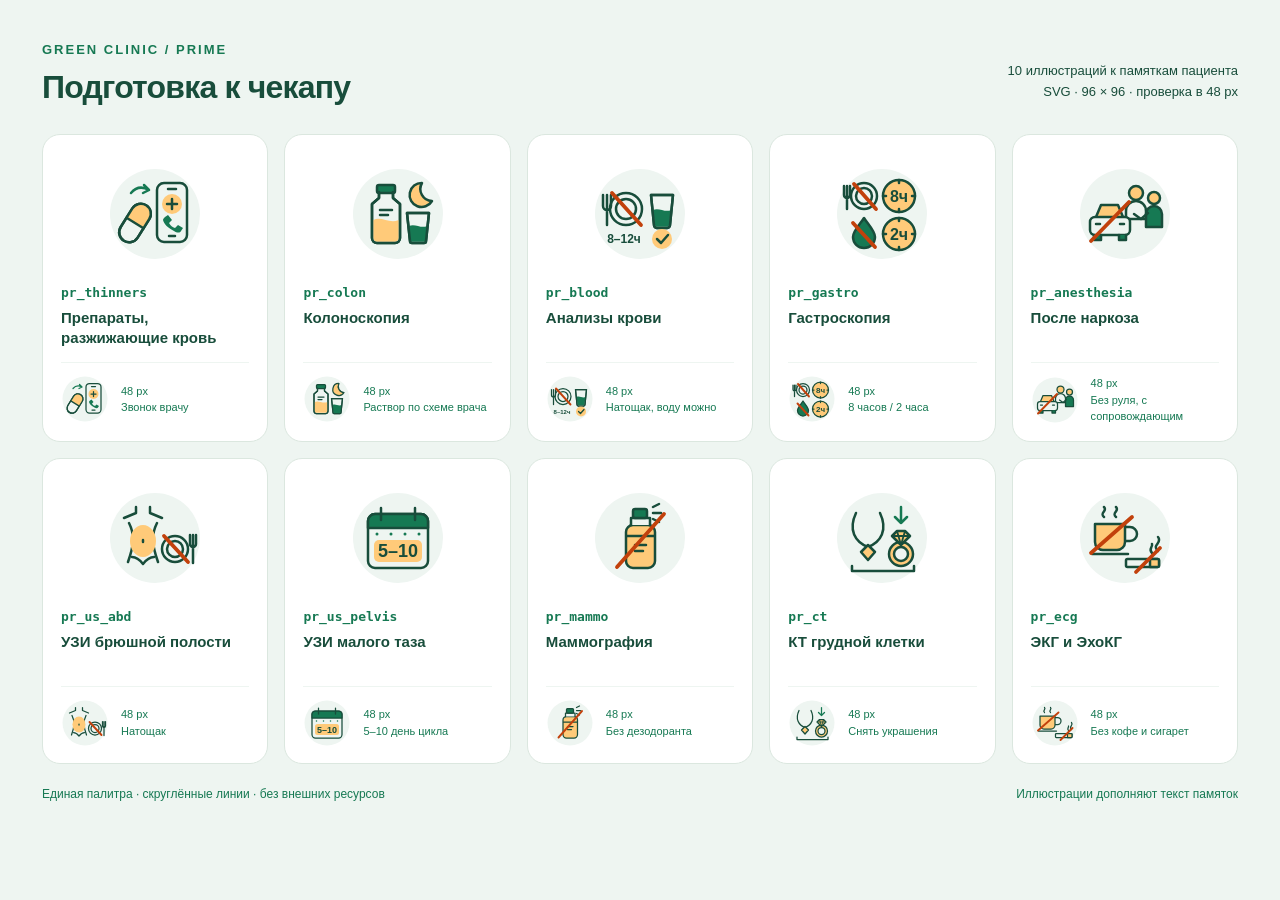
<file: static/img/prep/_preview.html>
<!doctype html>
<html lang="ru"><head><meta charset="utf-8"><meta name="viewport" content="width=device-width, initial-scale=1">
<title>Green Clinic / PRIME — подготовка к чекапу</title>
<style>
:root{color-scheme:light;font-family:Arial,sans-serif;color:#184d3b;background:#eef5f1}*{box-sizing:border-box}body{margin:0;padding:42px}header{display:flex;align-items:end;justify-content:space-between;gap:24px;margin:0 0 28px}.brand{margin:0 0 12px;font-size:13px;font-weight:700;letter-spacing:2px;color:#167953}h1{margin:0;font-size:32px;font-weight:600;letter-spacing:-.8px}.note{margin:0 0 3px;font-size:13px;line-height:1.6;text-align:right}main{display:grid;grid-template-columns:repeat(5,minmax(0,1fr));gap:16px}figure{margin:0;padding:22px 18px 16px;background:#fff;border-radius:18px;border:1px solid #dbe7df}.icon{height:114px;display:grid;place-items:center}.icon img{width:96px;height:96px;display:block}figcaption{padding-top:14px}code{display:block;font-size:13px;font-weight:700;color:#167953}h2{margin:8px 0 0;font-size:15px;line-height:1.35;min-height:41px;font-weight:600}.small{display:flex;align-items:center;gap:12px;border-top:1px solid #eef5f1;margin-top:13px;padding-top:12px}.small img{width:48px;height:48px;display:block}.small span{font-size:11px;line-height:1.5;color:#167953}footer{display:flex;justify-content:space-between;gap:20px;margin-top:23px;font-size:12px;color:#167953}@media(max-width:1000px){main{grid-template-columns:repeat(3,minmax(0,1fr))}}@media(max-width:650px){body{padding:20px}header{display:block}.note{text-align:left;margin-top:16px}h1{font-size:26px}main{grid-template-columns:repeat(2,minmax(0,1fr))}footer{display:block;line-height:1.6}}
</style></head><body>
<header><div><p class="brand">GREEN CLINIC / PRIME</p><h1>Подготовка к чекапу</h1></div><p class="note">10 иллюстраций к памяткам пациента<br>SVG · 96 × 96 · проверка в 48 px</p></header>
<main><figure><div class="icon"><img src="pr_thinners.svg" alt="Препараты, разжижающие кровь: позвоните врачу, не отменяйте самостоятельно"></div><figcaption><code>pr_thinners</code><h2>Препараты, разжижающие кровь</h2></figcaption><div class="small"><img src="pr_thinners.svg" alt="" aria-hidden="true"><span>48 px<br>Звонок врачу</span></div></figure>
<figure><div class="icon"><img src="pr_colon.svg" alt="Колоноскопия: подготовьте и выпейте раствор по схеме врача"></div><figcaption><code>pr_colon</code><h2>Колоноскопия</h2></figcaption><div class="small"><img src="pr_colon.svg" alt="" aria-hidden="true"><span>48 px<br>Раствор по схеме врача</span></div></figure>
<figure><div class="icon"><img src="pr_blood.svg" alt="Анализы крови: не есть 8–12 часов, воду пить можно"></div><figcaption><code>pr_blood</code><h2>Анализы крови</h2></figcaption><div class="small"><img src="pr_blood.svg" alt="" aria-hidden="true"><span>48 px<br>Натощак, воду можно</span></div></figure>
<figure><div class="icon"><img src="pr_gastro.svg" alt="Гастроскопия: не есть 8 часов и не пить 2 часа"></div><figcaption><code>pr_gastro</code><h2>Гастроскопия</h2></figcaption><div class="small"><img src="pr_gastro.svg" alt="" aria-hidden="true"><span>48 px<br>8 часов / 2 часа</span></div></figure>
<figure><div class="icon"><img src="pr_anesthesia.svg" alt="После наркоза: не садитесь за руль, возьмите сопровождающего"></div><figcaption><code>pr_anesthesia</code><h2>После наркоза</h2></figcaption><div class="small"><img src="pr_anesthesia.svg" alt="" aria-hidden="true"><span>48 px<br>Без руля, с сопровождающим</span></div></figure>
<figure><div class="icon"><img src="pr_us_abd.svg" alt="УЗИ брюшной полости: прийти натощак, не есть 6–8 часов"></div><figcaption><code>pr_us_abd</code><h2>УЗИ брюшной полости</h2></figcaption><div class="small"><img src="pr_us_abd.svg" alt="" aria-hidden="true"><span>48 px<br>Натощак</span></div></figure>
<figure><div class="icon"><img src="pr_us_pelvis.svg" alt="УЗИ малого таза: предпочтительно на 5–10 день цикла"></div><figcaption><code>pr_us_pelvis</code><h2>УЗИ малого таза</h2></figcaption><div class="small"><img src="pr_us_pelvis.svg" alt="" aria-hidden="true"><span>48 px<br>5–10 день цикла</span></div></figure>
<figure><div class="icon"><img src="pr_mammo.svg" alt="Маммография: не наносите дезодорант и крем на грудь и подмышки"></div><figcaption><code>pr_mammo</code><h2>Маммография</h2></figcaption><div class="small"><img src="pr_mammo.svg" alt="" aria-hidden="true"><span>48 px<br>Без дезодоранта</span></div></figure>
<figure><div class="icon"><img src="pr_ct.svg" alt="КТ грудной клетки: снимите металлические украшения"></div><figcaption><code>pr_ct</code><h2>КТ грудной клетки</h2></figcaption><div class="small"><img src="pr_ct.svg" alt="" aria-hidden="true"><span>48 px<br>Снять украшения</span></div></figure>
<figure><div class="icon"><img src="pr_ecg.svg" alt="ЭКГ и ЭхоКГ: не пить кофе и не курить за 2 часа"></div><figcaption><code>pr_ecg</code><h2>ЭКГ и ЭхоКГ</h2></figcaption><div class="small"><img src="pr_ecg.svg" alt="" aria-hidden="true"><span>48 px<br>Без кофе и сигарет</span></div></figure></main><footer><span>Единая палитра · скруглённые линии · без внешних ресурсов</span><span>Иллюстрации дополняют текст памяток</span></footer></body></html>
</file>
